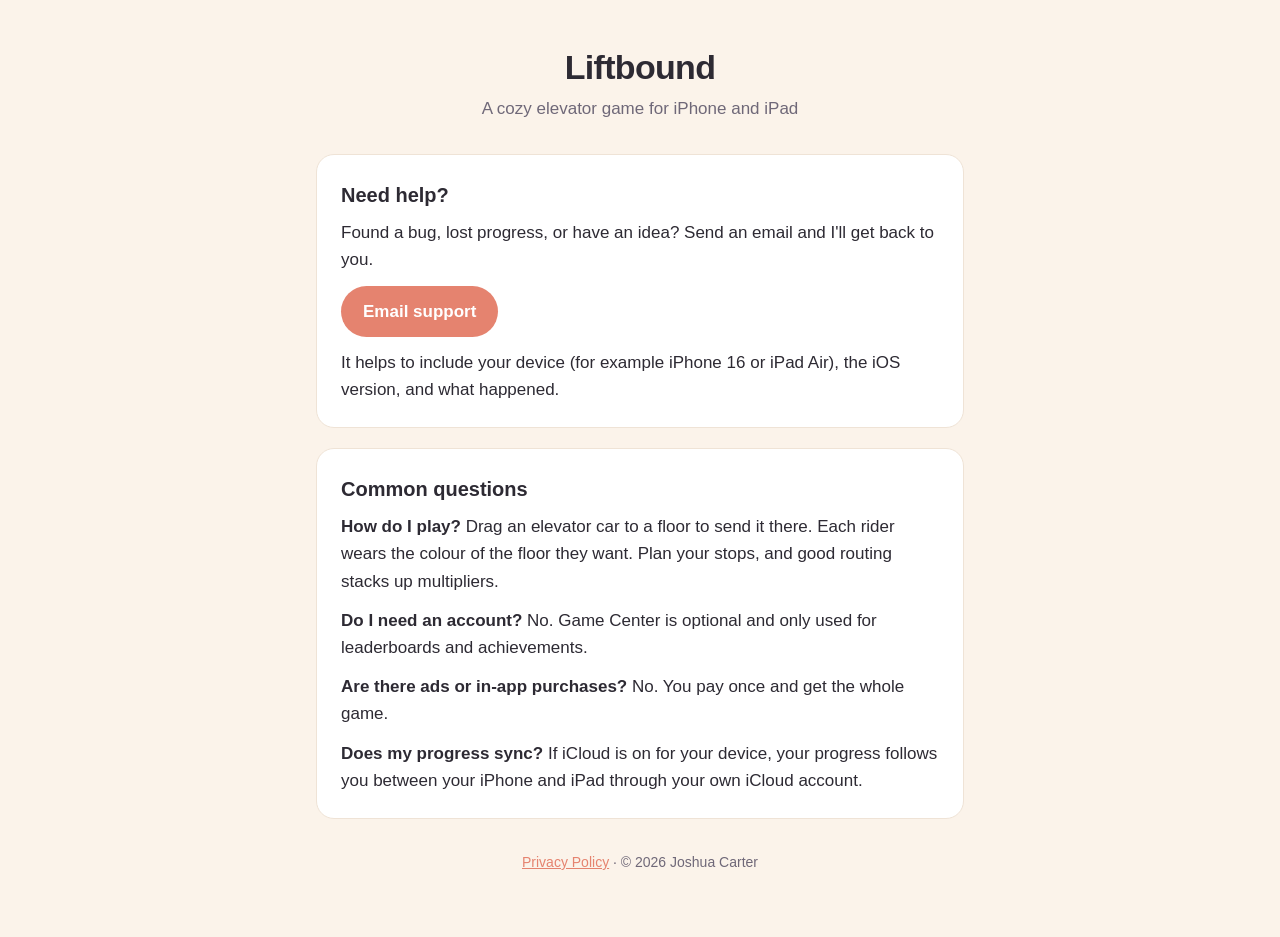
<file: index.html>
<!doctype html>
<html lang="en">
<head>
  <meta charset="utf-8">
  <meta name="viewport" content="width=device-width, initial-scale=1">
  <title>Liftbound Support</title>
  <meta name="description" content="Help and contact for Liftbound, the cozy elevator game for iPhone and iPad.">
  <style>
:root {
  --bg: #fbf3ea;
  --card: #ffffff;
  --ink: #2d2a33;
  --muted: #6f6878;
  --accent: #e5836f;
  --accent-soft: #fbe1d9;
  --rule: #efe3d6;
}
@media (prefers-color-scheme: dark) {
  :root {
    --bg: #23202b;
    --card: #2e2a38;
    --ink: #f3eef6;
    --muted: #b6aec2;
    --accent: #f2a08c;
    --accent-soft: #4a3540;
    --rule: #3c3647;
  }
}
* { box-sizing: border-box; }
body {
  margin: 0;
  background: var(--bg);
  color: var(--ink);
  font: 17px/1.6 -apple-system, BlinkMacSystemFont, "Segoe UI", Roboto, sans-serif;
}
main { max-width: 680px; margin: 0 auto; padding: 48px 16px 64px; }
header { text-align: center; margin-bottom: 32px; }
h1 { font-size: 34px; line-height: 1.15; margin: 0 0 8px; letter-spacing: -0.02em; }
.tagline { color: var(--muted); margin: 0; }
.card {
  background: var(--card);
  border: 1px solid var(--rule);
  border-radius: 18px;
  padding: 24px;
  margin-bottom: 20px;
}
h2 { font-size: 20px; margin: 0 0 8px; }
p { margin: 0 0 12px; }
p:last-child, ul:last-child { margin-bottom: 0; }
ul { margin: 0 0 12px; padding-left: 20px; }
a { color: var(--accent); font-weight: 600; }
.button {
  display: inline-block;
  background: var(--accent);
  color: #fff;
  text-decoration: none;
  padding: 12px 22px;
  border-radius: 999px;
}
.pill { display: inline-block; background: var(--accent-soft); border-radius: 999px; padding: 2px 12px; font-size: 14px; }
footer { text-align: center; color: var(--muted); font-size: 14px; margin-top: 32px; }
footer a { font-weight: 500; }
  </style>
</head>
<body>
<main>
  <header>
    <h1>Liftbound</h1>
    <p class="tagline">A cozy elevator game for iPhone and iPad</p>
  </header>

  <section class="card">
    <h2>Need help?</h2>
    <p>Found a bug, lost progress, or have an idea? Send an email and I'll get back to you.</p>
    <p><a class="button" href="mailto:josh@referenceimaging.co?subject=Liftbound%20support">Email support</a></p>
    <p>It helps to include your device (for example iPhone 16 or iPad Air), the iOS version, and what happened.</p>
  </section>

  <section class="card">
    <h2>Common questions</h2>
    <p><strong>How do I play?</strong> Drag an elevator car to a floor to send it there. Each rider wears the colour of the floor they want. Plan your stops, and good routing stacks up multipliers.</p>
    <p><strong>Do I need an account?</strong> No. Game Center is optional and only used for leaderboards and achievements.</p>
    <p><strong>Are there ads or in-app purchases?</strong> No. You pay once and get the whole game.</p>
    <p><strong>Does my progress sync?</strong> If iCloud is on for your device, your progress follows you between your iPhone and iPad through your own iCloud account.</p>
  </section>

  <footer>
    <a href="privacy.html">Privacy Policy</a> · © 2026 Joshua Carter
  </footer>
</main>
</body>
</html>
</file>
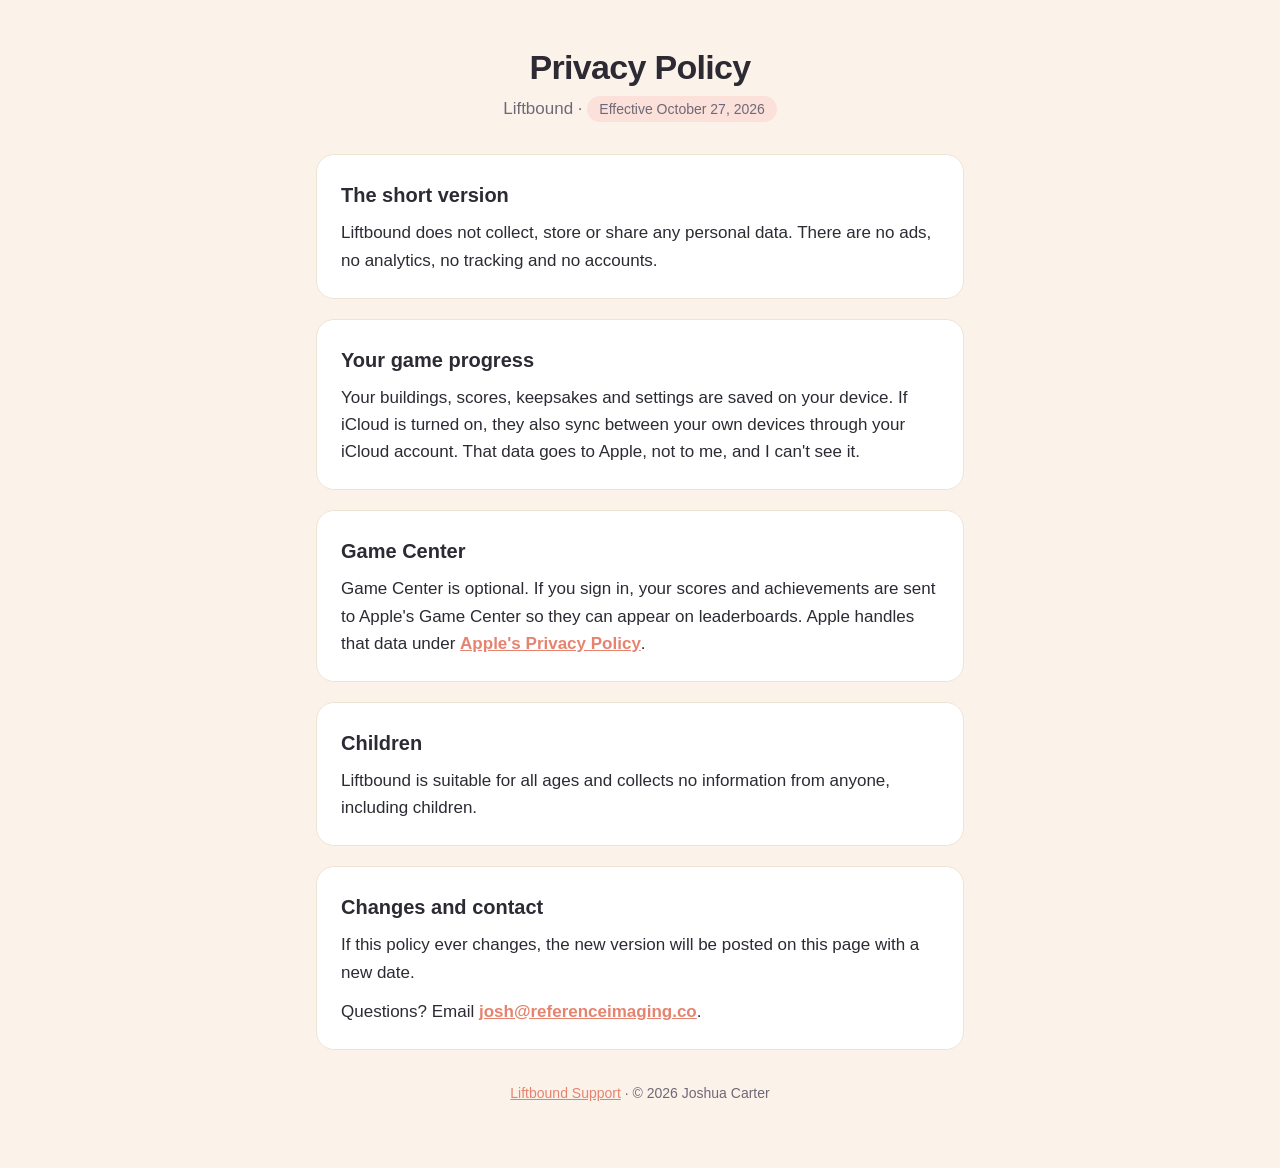
<file: privacy.html>
<!doctype html>
<html lang="en">
<head>
  <meta charset="utf-8">
  <meta name="viewport" content="width=device-width, initial-scale=1">
  <title>Liftbound Privacy Policy</title>
  <meta name="description" content="Liftbound collects no personal data.">
  <style>
:root {
  --bg: #fbf3ea;
  --card: #ffffff;
  --ink: #2d2a33;
  --muted: #6f6878;
  --accent: #e5836f;
  --accent-soft: #fbe1d9;
  --rule: #efe3d6;
}
@media (prefers-color-scheme: dark) {
  :root {
    --bg: #23202b;
    --card: #2e2a38;
    --ink: #f3eef6;
    --muted: #b6aec2;
    --accent: #f2a08c;
    --accent-soft: #4a3540;
    --rule: #3c3647;
  }
}
* { box-sizing: border-box; }
body {
  margin: 0;
  background: var(--bg);
  color: var(--ink);
  font: 17px/1.6 -apple-system, BlinkMacSystemFont, "Segoe UI", Roboto, sans-serif;
}
main { max-width: 680px; margin: 0 auto; padding: 48px 16px 64px; }
header { text-align: center; margin-bottom: 32px; }
h1 { font-size: 34px; line-height: 1.15; margin: 0 0 8px; letter-spacing: -0.02em; }
.tagline { color: var(--muted); margin: 0; }
.card {
  background: var(--card);
  border: 1px solid var(--rule);
  border-radius: 18px;
  padding: 24px;
  margin-bottom: 20px;
}
h2 { font-size: 20px; margin: 0 0 8px; }
p { margin: 0 0 12px; }
p:last-child, ul:last-child { margin-bottom: 0; }
ul { margin: 0 0 12px; padding-left: 20px; }
a { color: var(--accent); font-weight: 600; }
.button {
  display: inline-block;
  background: var(--accent);
  color: #fff;
  text-decoration: none;
  padding: 12px 22px;
  border-radius: 999px;
}
.pill { display: inline-block; background: var(--accent-soft); border-radius: 999px; padding: 2px 12px; font-size: 14px; }
footer { text-align: center; color: var(--muted); font-size: 14px; margin-top: 32px; }
footer a { font-weight: 500; }
  </style>
</head>
<body>
<main>
  <header>
    <h1>Privacy Policy</h1>
    <p class="tagline">Liftbound · <span class="pill">Effective October 27, 2026</span></p>
  </header>

  <section class="card">
    <h2>The short version</h2>
    <p>Liftbound does not collect, store or share any personal data. There are no ads, no analytics, no tracking and no accounts.</p>
  </section>

  <section class="card">
    <h2>Your game progress</h2>
    <p>Your buildings, scores, keepsakes and settings are saved on your device. If iCloud is turned on, they also sync between your own devices through your iCloud account. That data goes to Apple, not to me, and I can't see it.</p>
  </section>

  <section class="card">
    <h2>Game Center</h2>
    <p>Game Center is optional. If you sign in, your scores and achievements are sent to Apple's Game Center so they can appear on leaderboards. Apple handles that data under <a href="https://www.apple.com/legal/privacy/">Apple's Privacy Policy</a>.</p>
  </section>

  <section class="card">
    <h2>Children</h2>
    <p>Liftbound is suitable for all ages and collects no information from anyone, including children.</p>
  </section>

  <section class="card">
    <h2>Changes and contact</h2>
    <p>If this policy ever changes, the new version will be posted on this page with a new date.</p>
    <p>Questions? Email <a href="mailto:josh@referenceimaging.co?subject=Liftbound%20privacy">josh@referenceimaging.co</a>.</p>
  </section>

  <footer>
    <a href="index.html">Liftbound Support</a> · © 2026 Joshua Carter
  </footer>
</main>
</body>
</html>
</file>
